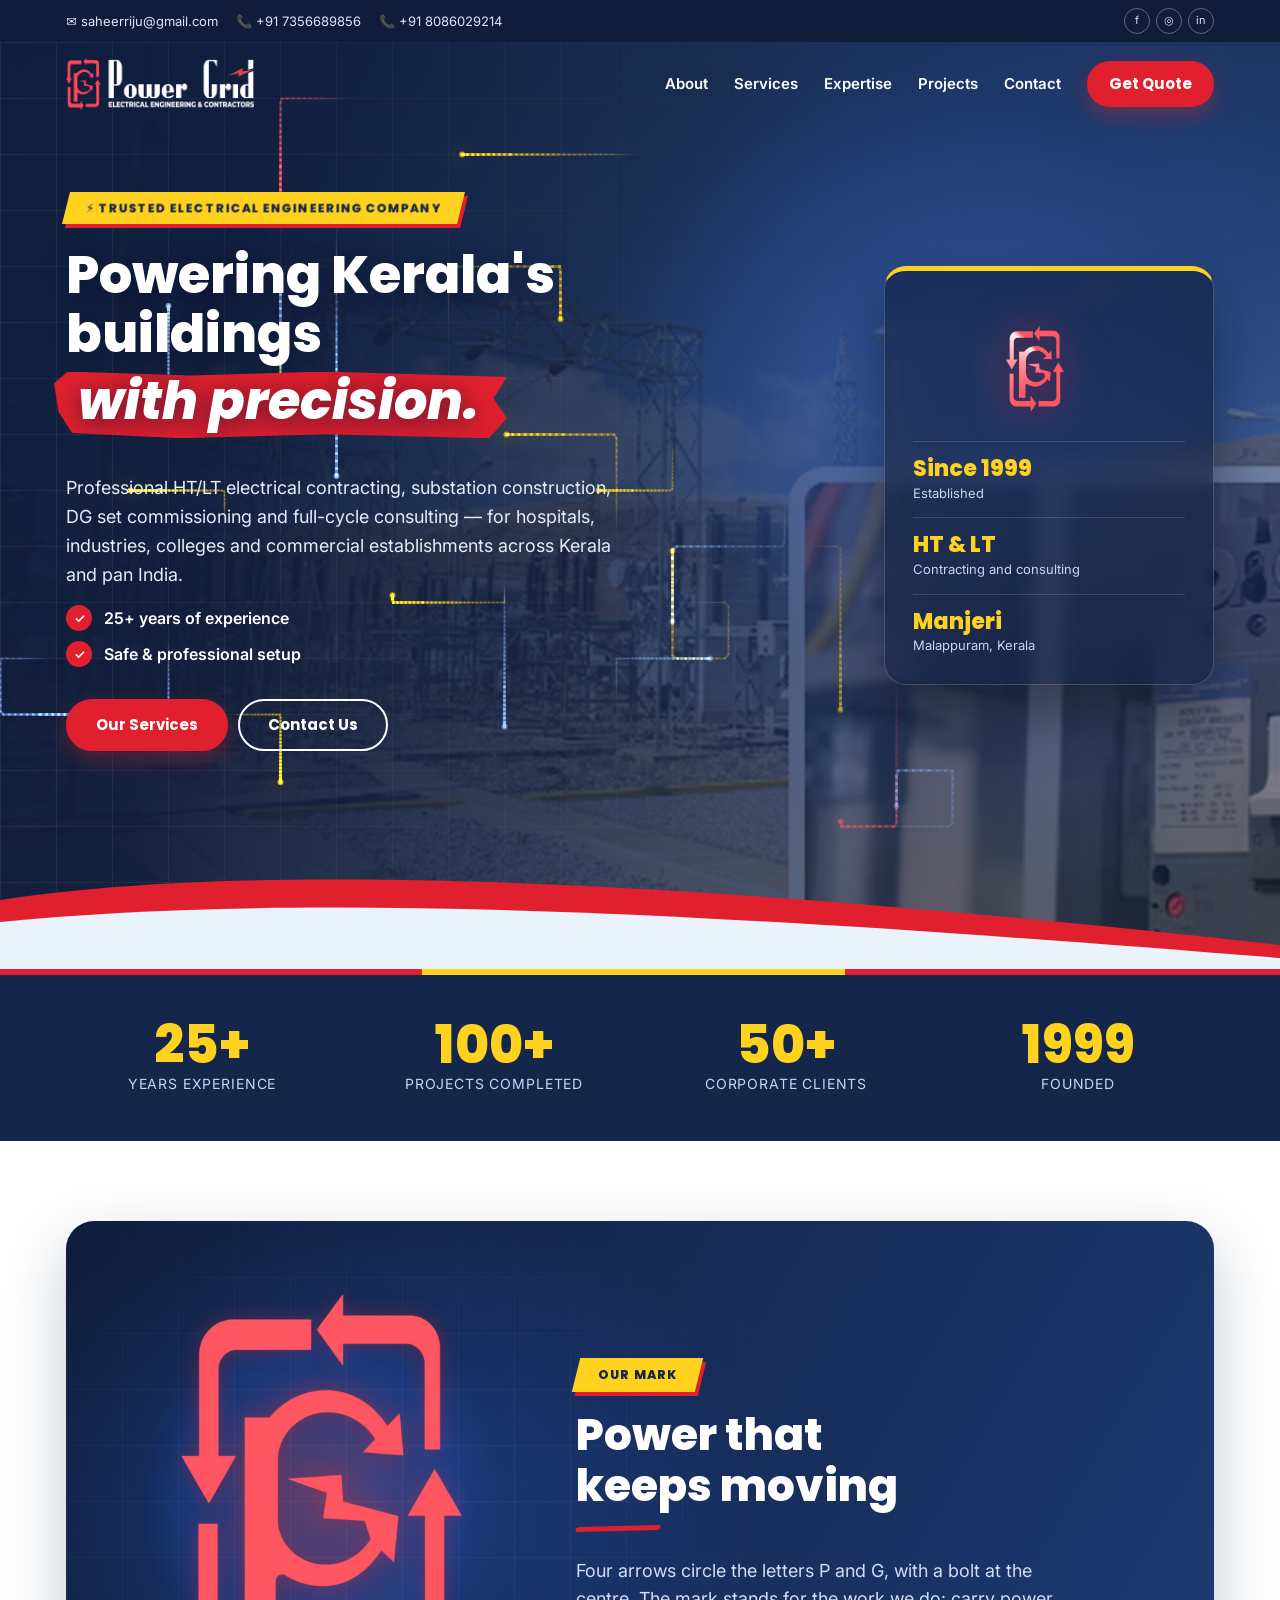
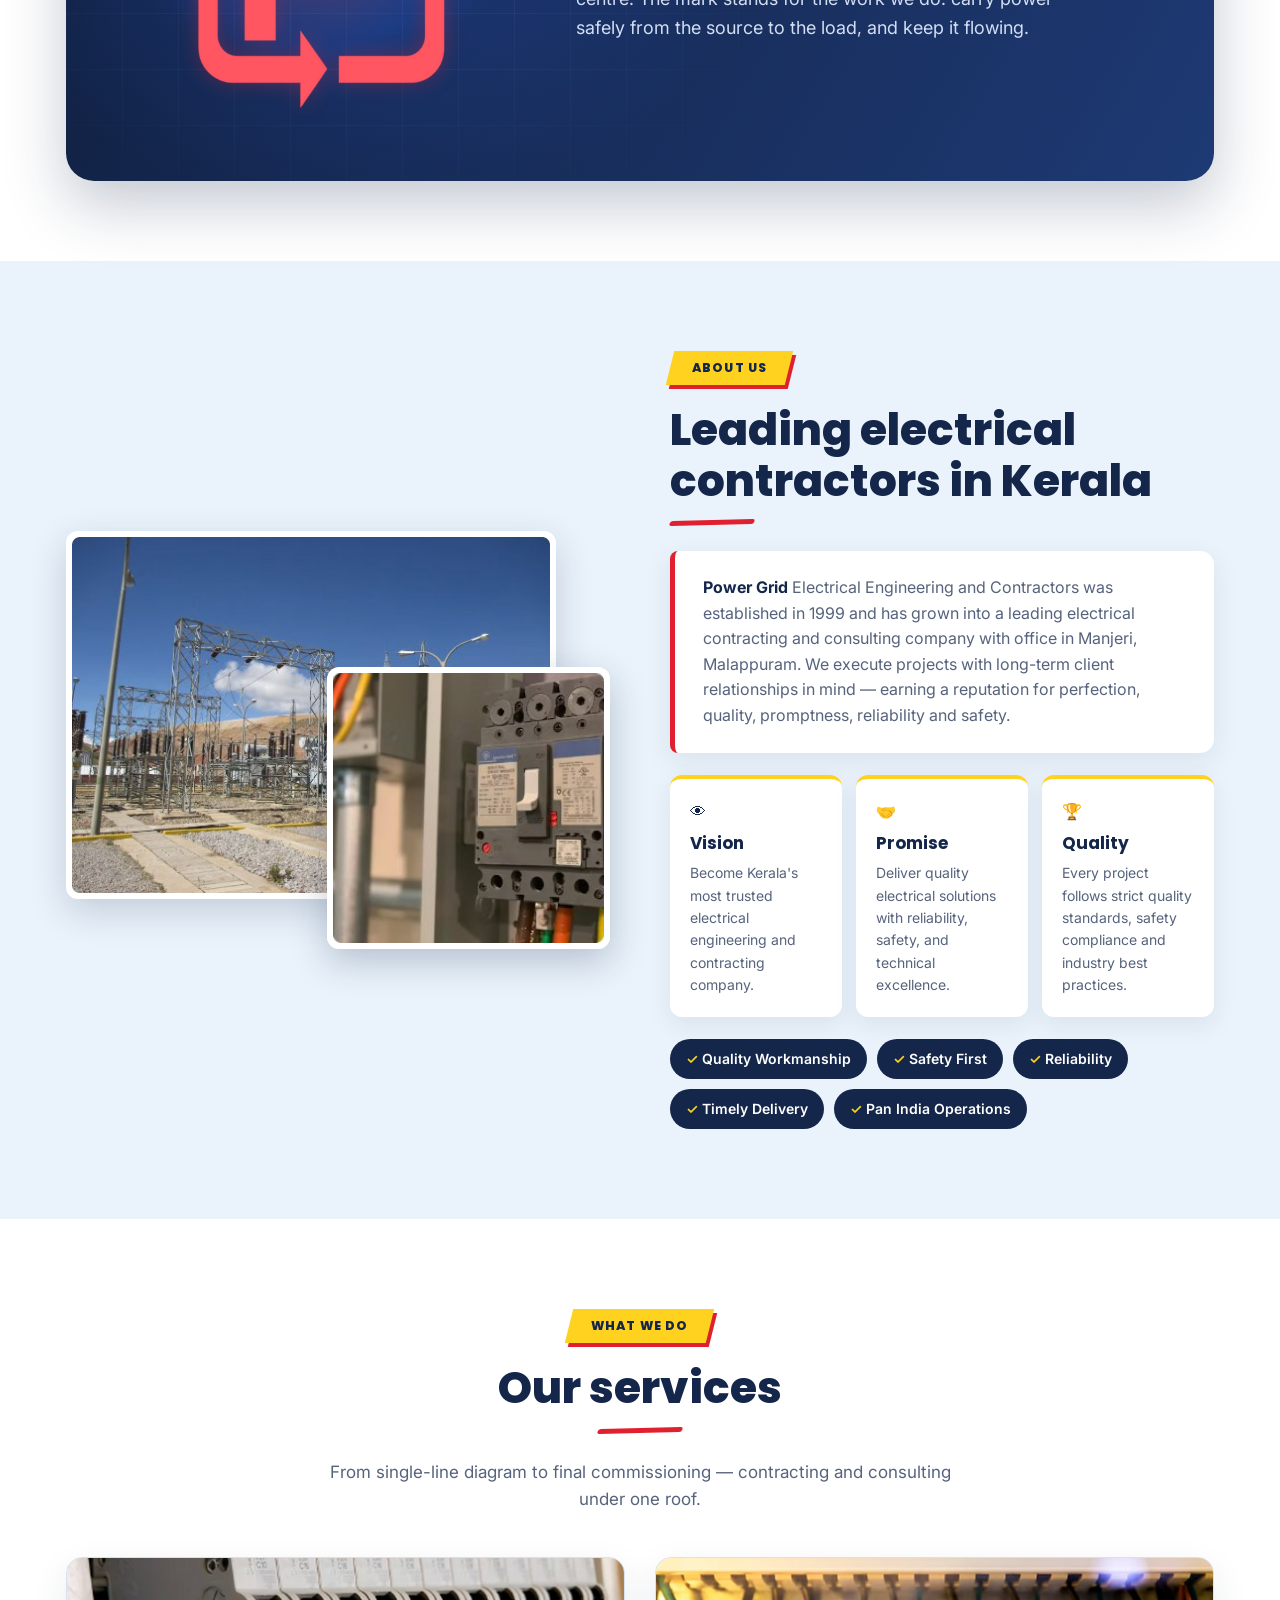
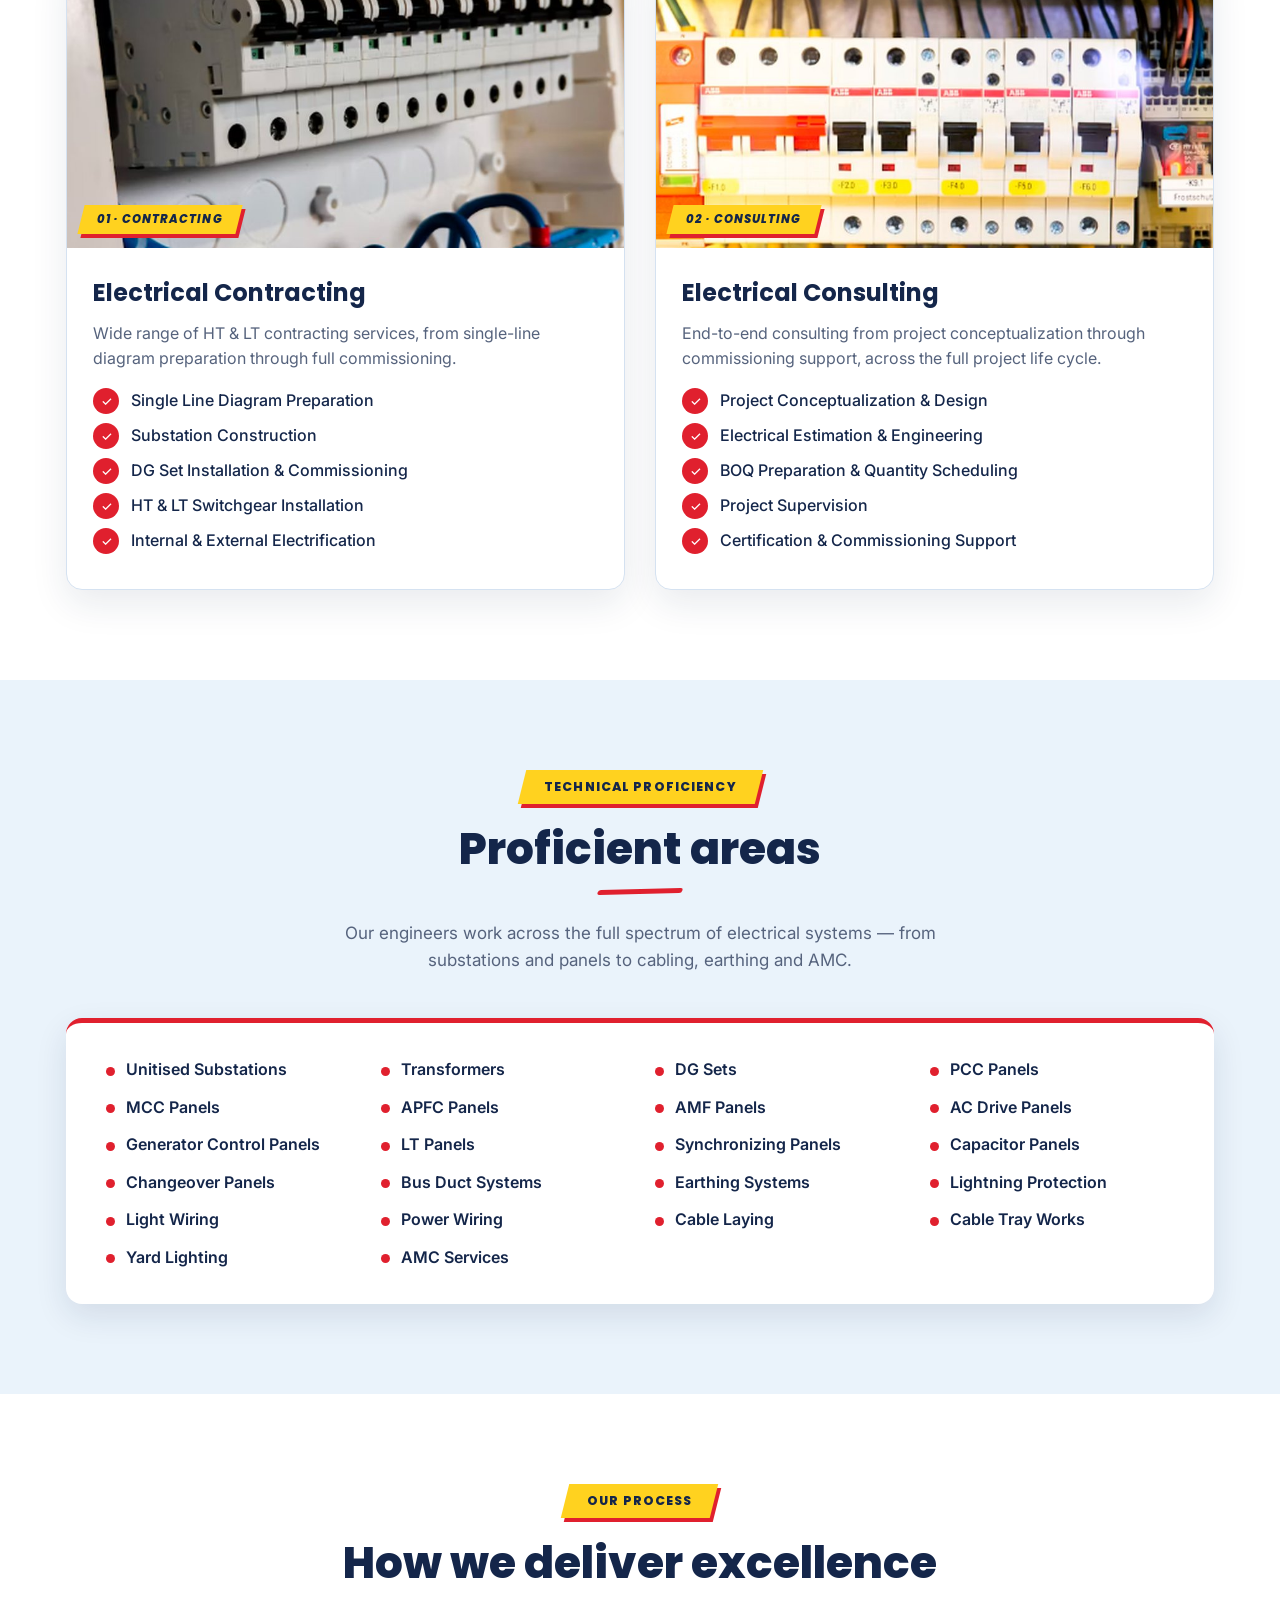
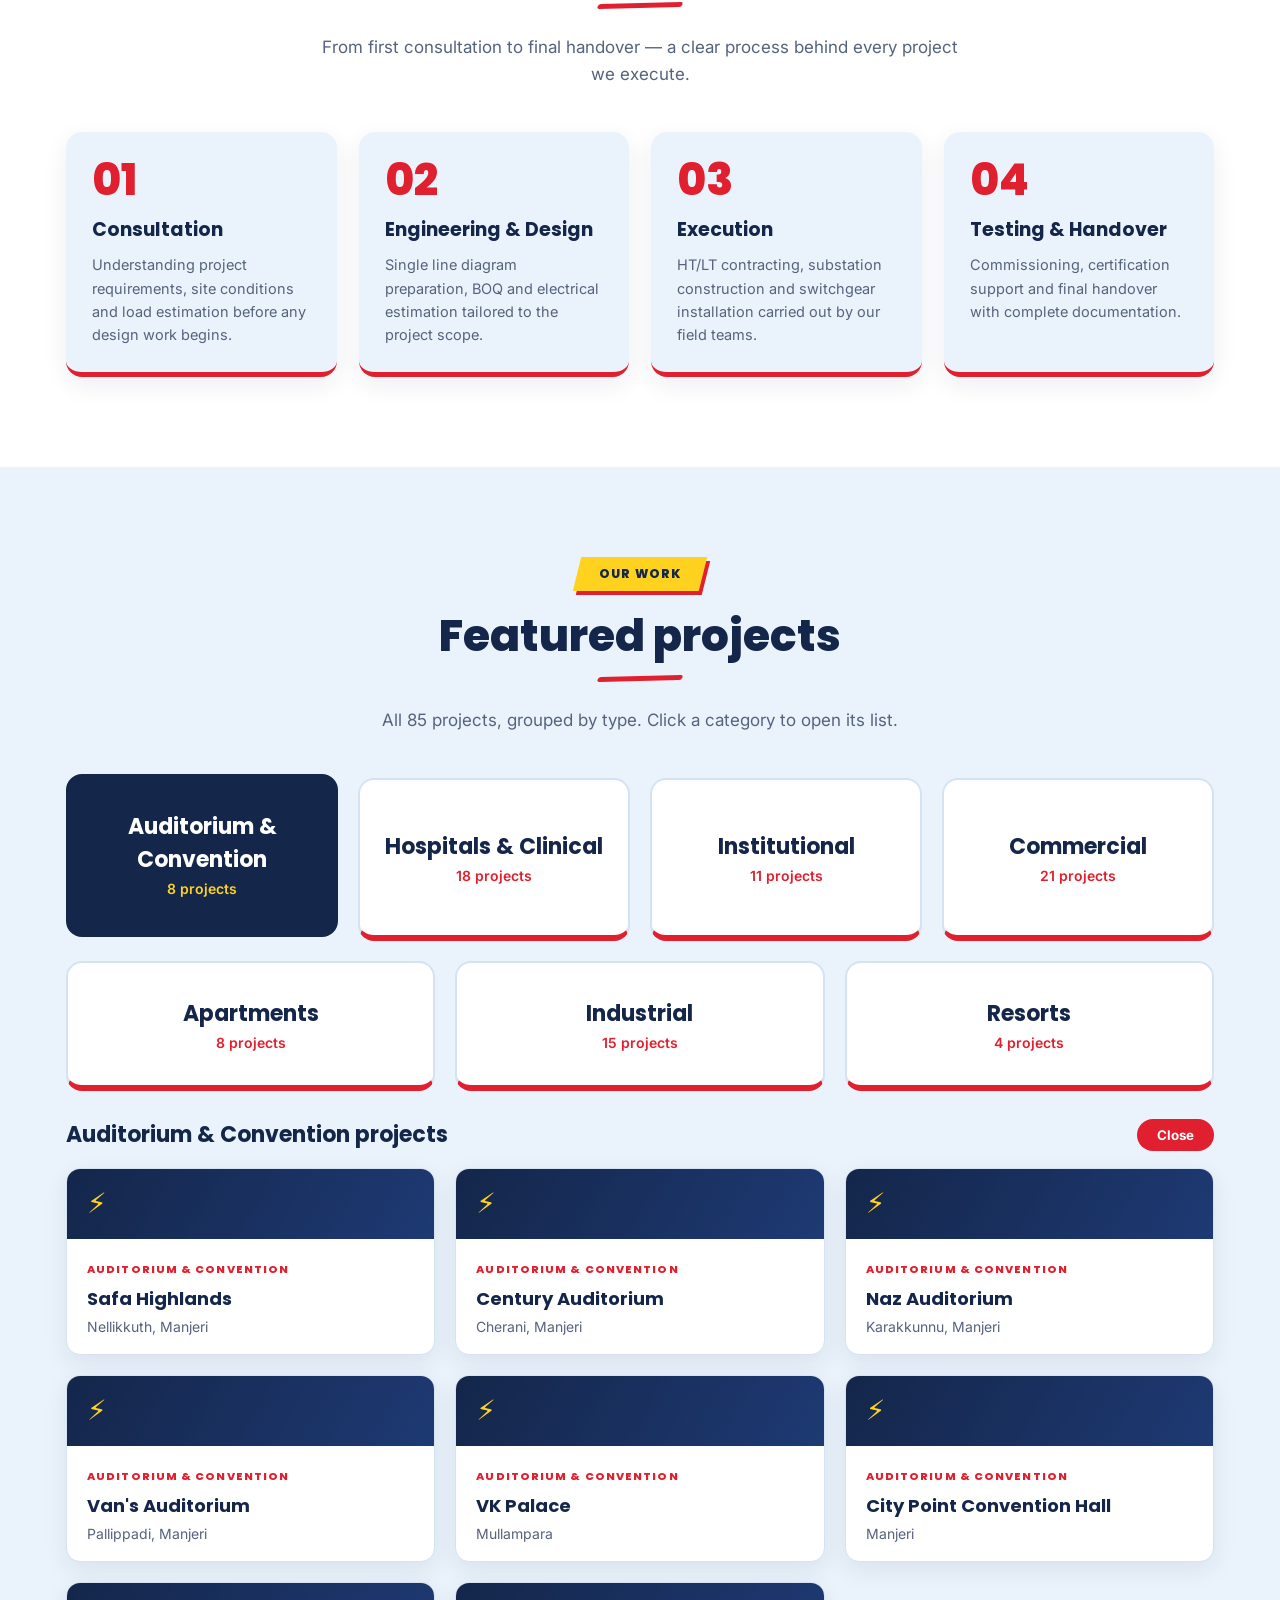
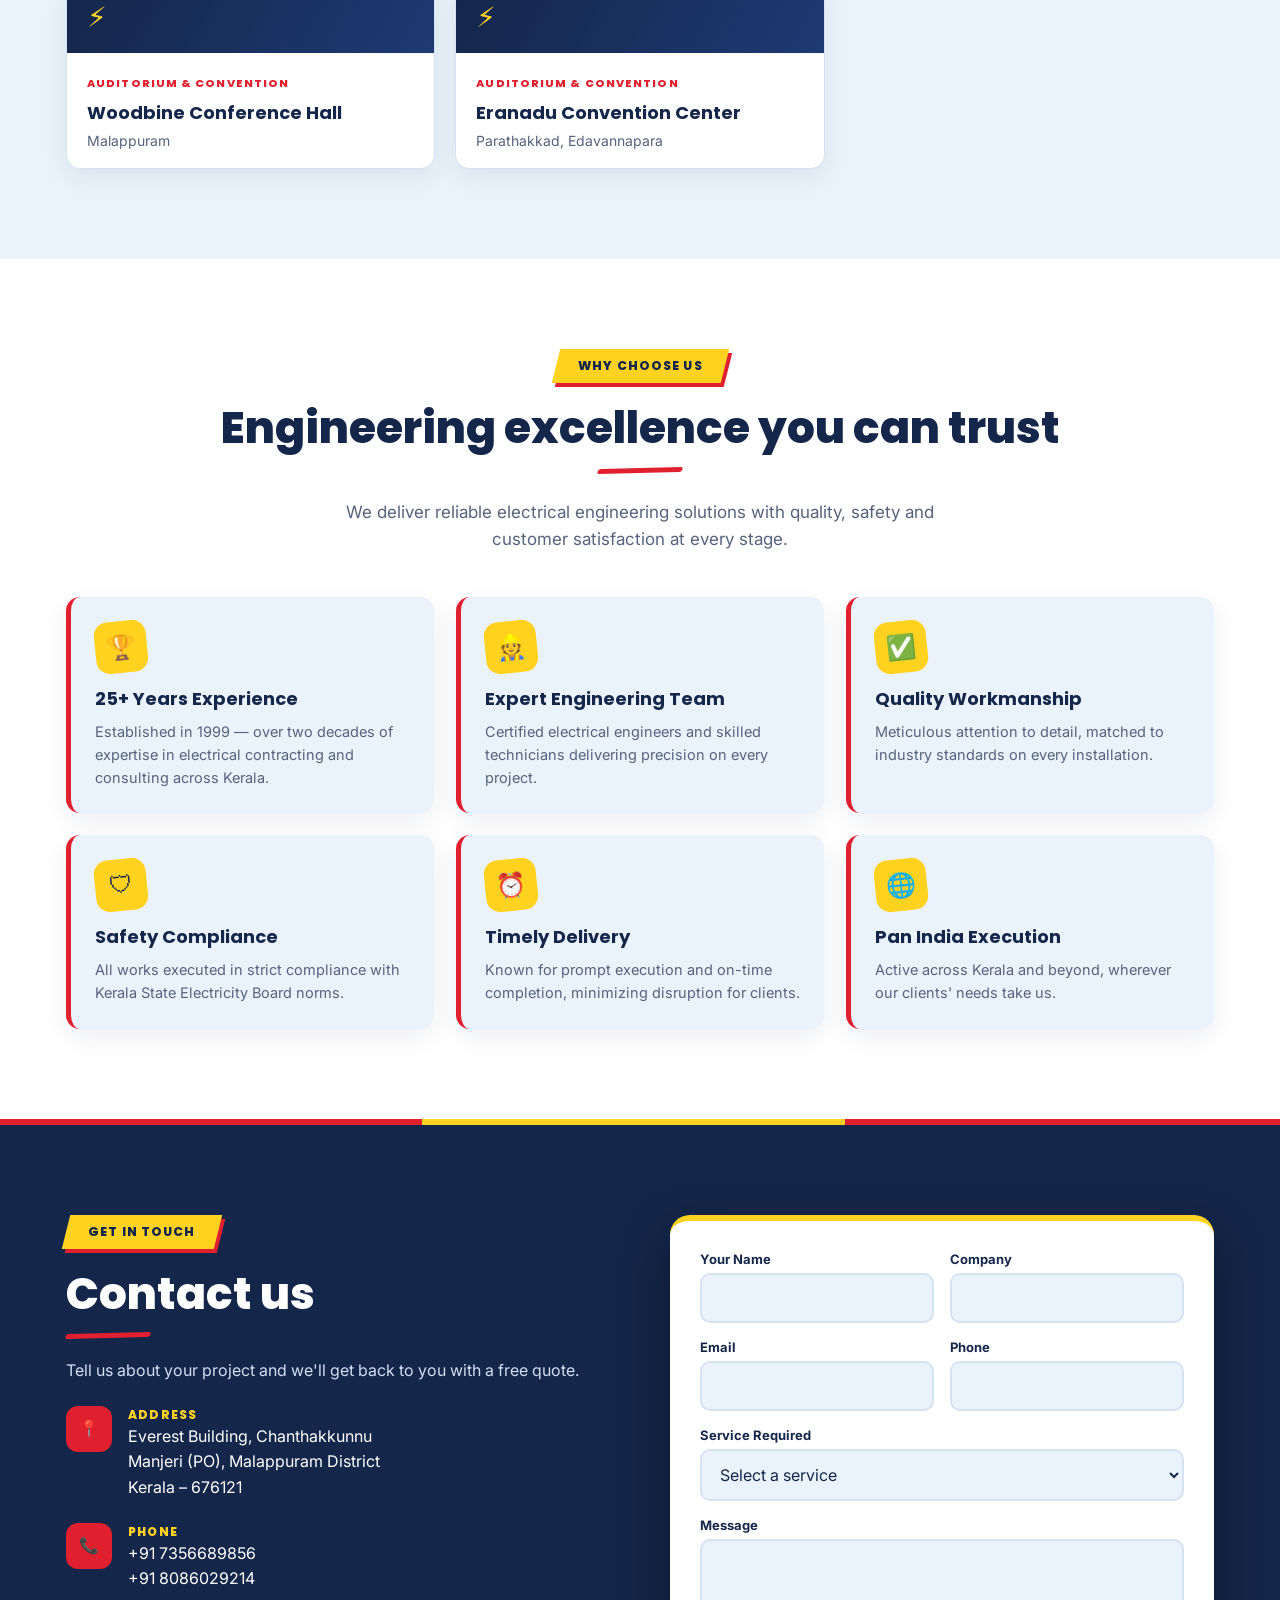
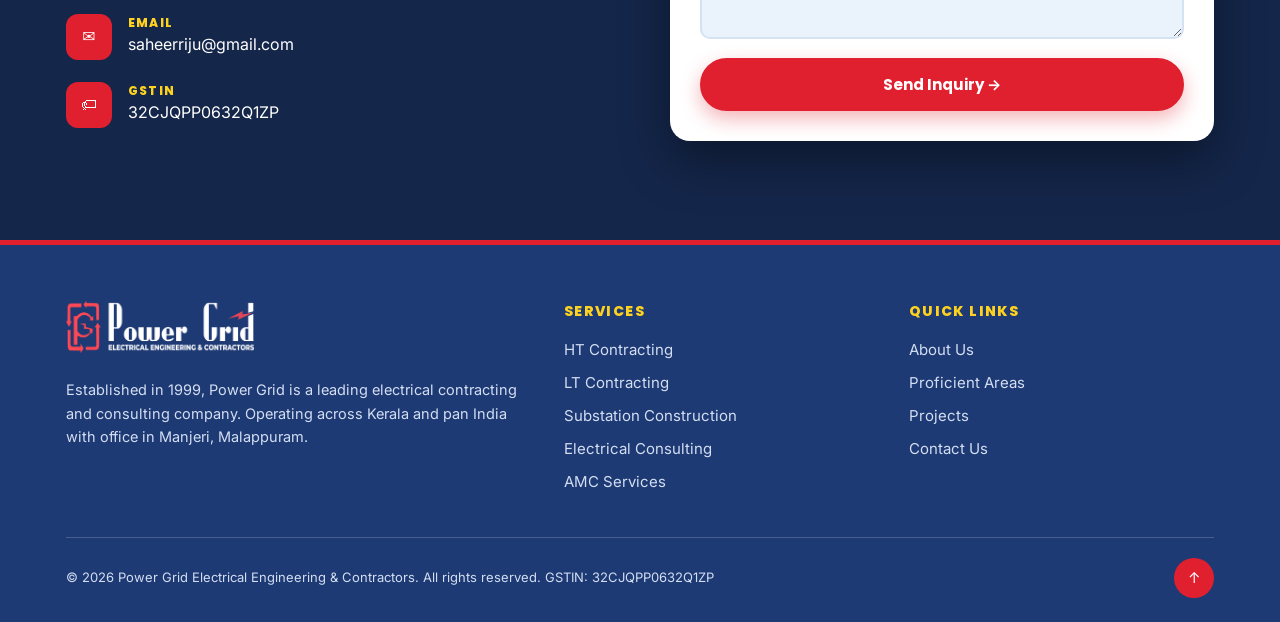
<file: index.html>
<!doctype html>
<html lang="en">
<head>
<meta charset="utf-8">
<meta name="viewport" content="width=device-width, initial-scale=1, viewport-fit=cover">
<title>Power Grid Electrical Engineering and Contractors, Manjeri</title>
<meta name="description" content="Power Grid Electrical Engineering and Contractors, Manjeri, Malappuram. HT and LT electrical contracting, substation construction, DG set commissioning and electrical consulting across Kerala since 1999.">
<link rel="icon" type="image/png" href="images/icon.png">
<link rel="stylesheet" href="https://fonts.googleapis.com/css2?family=Inter:wght@400;500;600&family=Poppins:wght@600;700;800&display=swap">
<style>
  /* Layout: one long marketing page. Navy bands and a sky-blue ground, signal red for emphasis, a yellow skewed tag as the section marker. Poppins for display, Inter for text.
     The look is a deliberate single theme (the client's brand), so there is no dark variant. Every colour is set explicitly. */
  :root {
    --navy: #14264a;
    --navy2: #1e3a74;
    --navy3: #0f1d3b;
    --red: #e0202e;
    --yel: #ffd21f;
    --sky: #eaf3fb;
    --bg: #ffffff;
    --ink: #14264a;
    --mut: #56637d;
    --card: #ffffff;
    --line: #d5e2f1;
    --on-navy: #d3def2;
    --field: #eaf3fb;
    --f-display: "Poppins", "Inter", system-ui, sans-serif;
    --f-body: "Inter", system-ui, -apple-system, "Segoe UI", Roboto, Arial, sans-serif;
  }

  * { box-sizing: border-box; }
  html { scroll-behavior: smooth; scroll-padding-top: 90px; }
  body {
    margin: 0;
    font-family: var(--f-body);
    background: var(--bg);
    color: var(--ink);
    line-height: 1.6;
  }
  body::before {
    content: "";
    position: fixed;
    inset: 0 0 auto;
    height: env(safe-area-inset-top, 0px);
    z-index: 40;
    background: var(--navy3);
  }
  [hidden] { display: none !important; }
  h1, h2, h3 { font-family: var(--f-display); }
  a { color: inherit; }
  img { max-width: 100%; }
  ul { list-style: none; padding: 0; margin: 0; }
  :focus-visible { outline: 3px solid var(--red); outline-offset: 3px; }
  .top :focus-visible, header :focus-visible, .hero :focus-visible, .stats :focus-visible, .ct :focus-visible, footer :focus-visible { outline-color: var(--yel); }

  .w {
    max-width: 1180px;
    margin: 0 auto;
    padding-left: max(16px, env(safe-area-inset-left, 0px));
    padding-right: max(16px, env(safe-area-inset-right, 0px));
  }

  /* Top bar */
  .top { background: var(--navy3); color: #dbe5f6; font-size: 13px; padding: 8px 0; }
  .top .w { display: flex; justify-content: space-between; align-items: center; gap: 6px 10px; flex-wrap: wrap; }
  .top a { text-decoration: none; margin-right: 14px; display: inline-block; }
  .soc a { display: inline-grid; place-items: center; width: 26px; height: 26px; border: 1px solid #ffffff55; border-radius: 50%; margin: 0 0 0 6px; font-size: 11px; }

  /* Header */
  header { position: sticky; top: env(safe-area-inset-top, 0px); z-index: 30; height: 84px; margin-bottom: -84px; transition: background .25s, box-shadow .25s; }
  header.s { background: var(--navy); box-shadow: 0 4px 16px #0006; }
  header .w { display: flex; align-items: center; justify-content: space-between; height: 84px; gap: 14px; }
  .brand { display: inline-block; line-height: 0; }
  .brand img { height: 52px; width: auto; display: block; }
  nav { display: flex; align-items: center; gap: 26px; font-weight: 600; font-size: 15px; color: #fff; }
  nav a { text-decoration: none; }
  nav a:hover { color: var(--yel); }
  .btn {
    display: inline-block; padding: 13px 30px; border-radius: 99px; font-weight: 700; font-family: var(--f-display); font-size: 15px;
    text-decoration: none; background: var(--red); color: #fff; box-shadow: 0 8px 20px #e0202e55; border: 2px solid var(--red); cursor: pointer; text-align: center;
  }
  .btn.o { background: transparent; border-color: #fff; box-shadow: none; }
  nav .btn { padding: 9px 20px; }
  nav a.btn:hover { color: #fff; }

  /* Hero */
  .hero {
    position: relative; color: #fff; overflow: hidden;
    background:
      radial-gradient(ellipse 55% 75% at 82% 42%, #2d62e04d, transparent 70%),
      linear-gradient(100deg, #0f1d3bf7 18%, #14264ac4 58%, #14264a85),
      url(images/hero.jpg) center 72%/cover var(--navy);
    padding: 150px 0 210px;
  }
  /* faint drawing-sheet grid, fading out to the right */
  .hero::before {
    content: ""; position: absolute; inset: 0; pointer-events: none;
    background-image: linear-gradient(#ffffff10 1px, transparent 1px), linear-gradient(90deg, #ffffff10 1px, transparent 1px);
    background-size: 56px 56px;
    -webkit-mask-image: linear-gradient(90deg, #000 0%, transparent 72%);
    mask-image: linear-gradient(90deg, #000 0%, transparent 72%);
  }
  .tag {
    display: inline-block; background: var(--yel); color: var(--navy); font: 800 12.5px var(--f-display); letter-spacing: .09em; text-transform: uppercase;
    padding: 8px 22px; transform: skewX(-14deg); box-shadow: 4px 4px 0 var(--red);
  }
  .tag b { display: inline-block; transform: skewX(14deg); font-weight: 800; }
  .hero .tag { font-size: 12px; padding: 7px 20px; }
  .hero h1 { font-size: clamp(36px, 4.1vw, 64px); line-height: 1.12; margin: 22px 0 0; font-weight: 800; text-shadow: 0 4px 24px #0b1530aa; }
  .brush {
    display: inline-block; background: var(--red); padding: 0 28px 8px 24px; margin: 8px 0 0 -12px; font-style: italic;
    clip-path: polygon(0 18%, 3% 0, 30% 6%, 60% 0, 100% 8%, 97% 40%, 100% 70%, 96% 100%, 60% 94%, 28% 100%, 4% 92%, 1% 60%);
  }
  .hero p { max-width: 560px; font-size: 18px; margin: 24px 0 16px; color: #e6edf9; }
  .chk { display: flex; align-items: center; gap: 12px; font-weight: 600; margin: 10px 0; }
  .hero .chk { font-size: 16px; }
  .chk::before, li.c::before {
    content: "\2713"; flex: none; width: 26px; height: 26px; border-radius: 50%; background: var(--red); color: #fff; display: grid; place-items: center; font-size: 13px;
  }
  .hero .btn { margin: 22px 10px 0 0; padding: 12px 28px; font-size: 15px; }
  .hg { position: relative; z-index: 1; display: grid; grid-template-columns: minmax(0, 1.25fr) minmax(0, .75fr); gap: 48px; align-items: center; }
  .hero-copy { min-width: 0; }
  .hero-copy > * { animation: rise .7s cubic-bezier(.2, .7, .2, 1) both; }
  .hero-copy > :nth-child(2) { animation-delay: .08s; }
  .hero-copy > :nth-child(3) { animation-delay: .16s; }
  .hero-copy > :nth-child(4), .hero-copy > :nth-child(5) { animation-delay: .24s; }
  .hero-copy > :nth-child(6) { animation-delay: .32s; }
  @keyframes rise { from { translate: 0 16px; } to { translate: 0 0; } }
  @keyframes float { 0%, 100% { translate: 0 0; } 50% { translate: 0 -10px; } }
  .hero-card {
    justify-self: end; width: 100%; max-width: 330px; padding: 30px 28px 14px; border-radius: 22px; border: 1px solid #ffffff30; border-top: 5px solid var(--yel);
    background: #0f1d3b99; -webkit-backdrop-filter: blur(10px); backdrop-filter: blur(10px); box-shadow: 0 28px 60px #00000066;
    animation: float 7s ease-in-out infinite;
  }
  .hero-card .mark { display: grid; place-items: center; padding: 6px 0 22px; }
  .hero-card .mark img { width: 112px; height: 112px; filter: drop-shadow(0 0 22px #e0202e99); }
  .hero-card ul { display: grid; }
  .hero-card li { padding: 14px 0; border-top: 1px solid #ffffff24; display: flex; flex-direction: column; }
  .hero-card b { font: 800 22px/1.2 var(--f-display); color: var(--yel); }
  .hero-card span { font-size: 13px; color: #c9d6ee; }
  /* Electrical motion: current pulses on the grid (canvas), flickering bolt, sheen on the brush text, ring and glow on the mark, faint lightning flash */
  #spark { position: absolute; inset: 0; width: 100%; height: 100%; pointer-events: none; }
  .zap { display: inline-block; animation: flicker 3.4s steps(1, end) infinite; }
  @keyframes flicker { 0%, 100% { opacity: 1; } 8% { opacity: .3; } 10% { opacity: 1; } 12% { opacity: .5; } 14% { opacity: 1; } 62% { opacity: .35; } 64% { opacity: 1; } }
  .brush { position: relative; overflow: hidden; }
  .brush::after { content: ""; position: absolute; inset: 0; pointer-events: none; background: linear-gradient(100deg, transparent 35%, #ffffff5c 50%, transparent 65%); translate: -130% 0; animation: sweep 5.5s ease-in-out 1.4s infinite; }
  @keyframes sweep { 0% { translate: -130% 0; } 30%, 100% { translate: 130% 0; } }
  .hero::after { content: ""; position: absolute; inset: 0; pointer-events: none; background: radial-gradient(ellipse 45% 60% at 78% 30%, #bcd4ff, transparent 70%); opacity: 0; animation: flash 11s linear 3s infinite; }
  @keyframes flash { 0%, 90%, 100% { opacity: 0; } 91% { opacity: .16; } 92% { opacity: .03; } 93% { opacity: .2; } 96% { opacity: 0; } }
  .hero-card .mark { position: relative; }
  /* The mark's one animation: a highlight circles it, lighting each arrow in turn. The mask is the logo itself, so the highlight only shows on the red shapes. */
  .hero-card .mark .flow {
    --logo-mask: url("[data-uri]");
    position: absolute; left: 50%; top: 62px; width: 112px; height: 112px; margin: -56px 0 0 -56px; pointer-events: none; overflow: hidden;
    -webkit-mask: var(--logo-mask) center / contain no-repeat; mask: var(--logo-mask) center / contain no-repeat;
  }
  .hero-card .mark .flow::before {
    content: ""; position: absolute; inset: -60%;
    background: conic-gradient(from 0deg, transparent 0 60%, #ffffff66 76%, #ffffffe6 86%, transparent 88%, transparent 100%);
    animation: orbit 3.6s linear infinite;
  }
  @keyframes orbit { to { rotate: 360deg; } }
  .sw { position: absolute; left: 0; bottom: -1px; width: 100%; height: 110px; display: block; }
  .bar { height: 6px; background: linear-gradient(90deg, var(--red) 33%, var(--yel) 33% 66%, var(--red) 66%); }

  /* Stats */
  .stats { background: var(--navy); color: #fff; padding: 44px 0; }
  .stats .w { display: grid; grid-template-columns: repeat(4, 1fr); gap: 20px; text-align: center; }
  .stats big { display: block; font: 800 52px/1 var(--f-display); color: var(--yel); }
  .stats span { font-size: 14px; color: #c9d6ee; letter-spacing: .06em; text-transform: uppercase; }

  /* Sections */
  section { padding: 90px 0; }
  .sk { background: var(--sky); }
  .cn { text-align: center; }
  .cn .sub { margin-left: auto; margin-right: auto; }
  h2 { font-size: clamp(28px, 4.4vw, 44px); line-height: 1.15; margin: 20px 0 26px; font-weight: 800; position: relative; text-wrap: balance; }
  h2::after { content: ""; display: block; width: 84px; height: 5px; background: var(--red); border-radius: 3px; margin-top: 14px; transform: skewX(-20deg) rotate(-1.5deg); }
  .cn h2::after { margin-left: auto; margin-right: auto; }
  .sub { color: var(--mut); max-width: 640px; margin-top: -8px; font-size: 17px; }
  .cn h2 + .sub { margin-top: 0; margin-bottom: 0; }

  /* About */
  .about { display: grid; grid-template-columns: 1fr 1fr; gap: 60px; align-items: center; }
  .about > div { min-width: 0; }
  .pics { position: relative; padding-bottom: 50px; }
  .pics .a { width: 90%; border-radius: 12px; border: 6px solid #fff; box-shadow: 0 12px 36px #14264a30; display: block; height: auto; }
  .pics .b { position: absolute; right: 0; bottom: 0; width: 52%; height: auto; border-radius: 12px; border: 6px solid #fff; box-shadow: 0 12px 36px #14264a40; }
  .q { background: var(--card); border-left: 5px solid var(--red); border-radius: 8px 14px 14px 8px; padding: 24px 28px; box-shadow: 0 8px 28px #14264a14; color: var(--mut); margin-bottom: 22px; }
  .q b { color: var(--ink); }
  .g3 { display: grid; grid-template-columns: repeat(3, 1fr); gap: 14px; }
  .vc { background: var(--card); border-top: 4px solid var(--yel); border-radius: 12px; padding: 20px; box-shadow: 0 8px 24px #14264a14; min-width: 0; }
  .vc h4 { margin: 6px 0; font: 700 17px var(--f-display); }
  .vc p { margin: 0; font-size: 14px; color: var(--mut); }
  .pills { display: flex; flex-wrap: wrap; gap: 10px; margin-top: 22px; }
  .pills span { background: var(--navy); color: #fff; padding: 9px 16px; border-radius: 99px; font-weight: 600; font-size: 14px; }
  .pills span::before { content: "\2713\00a0"; color: var(--yel); }

  /* Services */
  .g2 { display: grid; grid-template-columns: 1fr 1fr; gap: 30px; margin-top: 44px; text-align: left; }
  .sv { background: var(--card); border: 1px solid var(--line); border-radius: 16px; overflow: hidden; box-shadow: 0 14px 36px #14264a18; min-width: 0; }
  .sv .im { position: relative; height: 290px; background-size: cover; background-position: center; }
  .sv .im .tag { position: absolute; left: 14px; bottom: 14px; font-style: italic; padding: 6px 16px; font-size: 11.5px; }
  .sv .bd { padding: 26px; }
  .sv h3 { margin: 0 0 8px; font-size: 24px; font-weight: 700; }
  .sv p { color: var(--mut); margin: 0 0 16px; }
  li.c { display: flex; gap: 12px; align-items: center; margin: 9px 0; font-weight: 500; }

  /* Proficient areas */
  .prof {
    background: var(--card); border-radius: 16px; border-top: 5px solid var(--red); padding: 34px 40px; box-shadow: 0 12px 32px #14264a1c; margin-top: 44px; text-align: left;
    display: grid; grid-template-columns: repeat(auto-fill, minmax(230px, 1fr)); gap: 12px 30px;
  }
  .prof li { padding-left: 20px; position: relative; font-weight: 600; }
  .prof li::before { content: ""; position: absolute; left: 0; top: .6em; width: 9px; height: 9px; border-radius: 50%; background: var(--red); }

  /* Process */
  .g4 { display: grid; grid-template-columns: repeat(4, 1fr); gap: 22px; margin-top: 44px; text-align: left; }
  .st { background: var(--sky); border-bottom: 5px solid var(--red); border-radius: 16px; padding: 26px; box-shadow: 0 8px 24px #14264a14; min-width: 0; }
  .st big { font: 800 44px/1 var(--f-display); color: var(--red); }
  .st h3 { margin: 12px 0 8px; font-size: 19px; }
  .st p { margin: 0; font-size: 14.5px; color: var(--mut); }

  /* Projects */
  .boxes { display: grid; grid-template-columns: repeat(3, 1fr); gap: 20px; margin-top: 44px; }
  .box {
    all: unset; box-sizing: border-box; cursor: pointer; background: var(--card); border: 2px solid var(--line); border-bottom: 6px solid var(--red); border-radius: 16px;
    padding: 34px 18px; text-align: center; font: 700 22px var(--f-display); transition: .2s; color: var(--ink);
  }
  .box small { display: block; color: var(--red); font: 600 14px var(--f-body); margin-top: 4px; }
  .box:hover, .box[aria-expanded="true"] { background: var(--navy); color: #fff; border-color: var(--navy); transform: translateY(-4px); }
  .box:hover small, .box[aria-expanded="true"] small { color: var(--yel); }
  .box:focus-visible { outline: 3px solid var(--red); outline-offset: 3px; }
  #pn { display: none; margin-top: 26px; text-align: left; }
  #pn.on { display: block; }
  #pn h3 { display: flex; justify-content: space-between; align-items: center; gap: 12px; margin: 0 0 16px; font-size: 22px; }
  #pn h3 button { background: var(--red); color: #fff; border: 0; border-radius: 99px; padding: 8px 20px; font-weight: 700; font-family: var(--f-body); cursor: pointer; }
  .pg { display: grid; grid-template-columns: repeat(3, 1fr); gap: 20px; }
  .pc { background: var(--card); border-radius: 14px; overflow: hidden; border: 1px solid var(--line); box-shadow: 0 8px 24px #14264a14; min-width: 0; }
  .pc i { display: block; height: 70px; background: linear-gradient(120deg, var(--navy), var(--navy2)); font-style: normal; color: var(--yel); font-size: 28px; padding: 18px 20px; line-height: 1.2; }
  .pc div { padding: 16px 20px; }
  .pc small { color: var(--red); font: 800 11px var(--f-display); letter-spacing: .1em; }
  .pc h4 { margin: 4px 0; font: 700 18px var(--f-display); }
  .pc p { margin: 0; color: var(--mut); font-size: 14px; }

  /* Why choose us */
  .wy { display: grid; grid-template-columns: repeat(3, 1fr); gap: 22px; margin-top: 44px; text-align: left; }
  .wc { background: var(--sky); border-left: 5px solid var(--red); border-radius: 14px; padding: 24px; box-shadow: 0 8px 24px #14264a14; min-width: 0; }
  .wc i { display: grid; place-items: center; width: 52px; height: 52px; border-radius: 14px; background: var(--yel); font-size: 24px; font-style: normal; margin-bottom: 12px; transform: rotate(-6deg); }
  .wc h3 { margin: 0 0 6px; font-size: 18px; }
  .wc p { margin: 0; color: var(--mut); font-size: 14.5px; }

  /* Contact */
  .ct { background: var(--navy); color: #fff; padding: 90px 0; }
  .ct h2 { color: #fff; }
  .ct .gx { display: grid; grid-template-columns: 1fr 1fr; gap: 60px; align-items: start; }
  .ct .gx > div, .ct .gx > form { min-width: 0; }
  .ct .lead { color: var(--on-navy); margin: -6px 0 0; }
  .ci { display: flex; gap: 16px; margin: 22px 0; align-items: flex-start; }
  .ci i { flex: none; width: 46px; height: 46px; border-radius: 12px; background: var(--red); display: grid; place-items: center; font-style: normal; }
  .ci small { display: block; color: var(--yel); font: 800 12px var(--f-display); letter-spacing: .1em; }
  .ci a { text-decoration: none; }
  .ci div { min-width: 0; overflow-wrap: anywhere; }
  form { background: #fff; color: var(--ink); border-top: 6px solid var(--yel); border-radius: 20px; padding: 30px; display: grid; grid-template-columns: 1fr 1fr; gap: 16px; box-shadow: 0 20px 50px #0006; }
  form label { font: 700 13px var(--f-body); display: block; }
  form .f { grid-column: 1 / -1; }
  input, select, textarea { width: 100%; margin-top: 6px; padding: 13px 14px; border: 2px solid var(--line); background: var(--field); border-radius: 10px; font: 400 16px var(--f-body); color: var(--ink); }
  textarea { height: 100px; resize: vertical; }
  form :focus-visible { outline: 3px solid var(--red); }
  form .btn { grid-column: 1 / -1; width: 100%; }
  .done { grid-column: 1 / -1; background: var(--sky); border: 2px solid var(--line); border-left: 5px solid var(--red); border-radius: 12px; padding: 18px 20px; display: grid; gap: 12px; }
  .done h3 { margin: 0; font-size: 18px; }
  .done p { margin: 0; font-size: 14.5px; color: var(--mut); }
  .done textarea { height: 150px; margin-top: 0; background: #fff; }
  .done .row { display: flex; flex-wrap: wrap; gap: 10px; }
  .done .btn { grid-column: auto; width: auto; padding: 10px 22px; font-size: 14px; box-shadow: none; }
  .done .btn.alt { background: transparent; color: var(--navy); border-color: var(--navy); }

  /* Footer */
  footer { background: var(--navy2); color: var(--on-navy); border-top: 5px solid var(--red); padding: 56px 0 24px; }
  .fg { display: grid; grid-template-columns: 1.5fr 1fr 1fr; gap: 40px; }
  .fg > div { min-width: 0; }
  footer h5 { color: var(--yel); font: 800 14px var(--f-display); letter-spacing: .1em; text-transform: uppercase; margin: 0 0 16px; }
  footer a { display: block; text-decoration: none; margin: 9px 0; font-size: 15px; }
  footer a:hover { color: var(--yel); }
  footer p { font-size: 14.5px; }
  footer .brand { margin: 0; display: inline-block; }
  .cp { border-top: 1px solid #ffffff30; margin-top: 34px; padding-top: 20px; font-size: 13px; display: flex; justify-content: space-between; align-items: center; gap: 16px; }
  .up { width: 40px; height: 40px; border-radius: 50%; background: var(--red); color: #fff; display: grid; place-items: center; margin: 0 !important; flex: none; }

  /* More motion: hero spotlight and tilt, scroll reveals, hover lifts, button sheen */
  .spot { position: absolute; inset: 0; pointer-events: none; background: radial-gradient(420px circle at var(--mx, 72%) var(--my, 36%), #5d8dff38, transparent 70%); }
  .hero-card { transition: transform .25s ease-out; }
  .rv.rv { opacity: .25; translate: 0 34px; transition: opacity .9s ease, translate .9s cubic-bezier(.2, .7, .2, 1); }
  .rv.rv.in { opacity: 1; translate: 0 0; }
  h2.rv::after { scale: 0 1; transition: scale .8s cubic-bezier(.2, .7, .2, 1) .35s; }
  h2.rv.in::after { scale: 1 1; }
  .sv, .vc, .st, .wc, .pc { transition: transform .35s cubic-bezier(.2, .7, .2, 1), box-shadow .35s; }
  .sv:hover, .vc:hover, .st:hover, .wc:hover, .pc:hover { transform: translateY(-6px); box-shadow: 0 20px 46px #14264a30; }
  .sv .im { overflow: hidden; }
  .sv .ph { position: absolute; inset: 0; background-size: cover; background-position: center; transition: transform .9s cubic-bezier(.2, .7, .2, 1); }
  .sv:hover .ph { transform: scale(1.08); }
  .btn { position: relative; overflow: hidden; transition: transform .25s, box-shadow .25s; }
  .btn::after { content: ""; position: absolute; inset: 0; pointer-events: none; background: linear-gradient(105deg, transparent 35%, #ffffff59 50%, transparent 65%); translate: -120% 0; transition: translate .7s; }
  .btn:hover { transform: translateY(-2px); }
  .btn:hover::after { translate: 120% 0; }
  .pics .b { animation: float 7s ease-in-out infinite; }

  /* Projects: seven categories laid out four over three so every row is full */
  .boxes { grid-template-columns: repeat(12, 1fr); }
  .box { grid-column: span 3; display: flex; flex-direction: column; justify-content: center; align-items: center; }
  .box:nth-child(n+5) { grid-column: span 4; }
  .pc .og { margin-left: 8px; padding: 2px 9px; border-radius: 99px; background: var(--yel); color: var(--navy); letter-spacing: .04em; font-size: 10.5px; }
  .pc p.dt { margin-top: 10px; padding-top: 10px; border-top: 1px dashed var(--line); font-size: 13.5px; line-height: 1.5; }

  /* The mark's own space. The five layers are the four arrow brackets and the P/G with its bolt. The arrows push in turn
     (left down, bottom right, right up, top left), then the centre flashes. Ripples and a glow sit behind. */
  .mk { padding: 80px 0; }
  .stage {
    position: relative; overflow: hidden; border-radius: 28px; color: #fff; box-shadow: 0 24px 60px #14264a40;
    display: grid; grid-template-columns: minmax(0, .8fr) minmax(0, 1.2fr); gap: clamp(24px, 5vw, 64px); align-items: center; padding: clamp(32px, 5vw, 64px) clamp(20px, 5vw, 72px);
    background: radial-gradient(ellipse 50% 80% at 26% 50%, #2d62e04d, transparent 70%), linear-gradient(120deg, var(--navy3), var(--navy2));
  }
  .stage::before {
    content: ""; position: absolute; inset: 0; pointer-events: none;
    background-image: linear-gradient(#ffffff10 1px, transparent 1px), linear-gradient(90deg, #ffffff10 1px, transparent 1px); background-size: 56px 56px;
    -webkit-mask-image: radial-gradient(ellipse 60% 90% at 26% 50%, #000, transparent 78%); mask-image: radial-gradient(ellipse 60% 90% at 26% 50%, #000, transparent 78%);
  }
  .stage > * { position: relative; }
  .mk-copy { min-width: 0; }
  .mk-copy h2 { color: #fff; margin-top: 18px; }
  .mk-copy p { color: var(--on-navy); font-size: 18px; max-width: 46ch; margin: 0; }
  .sym { width: min(100%, 300px); aspect-ratio: 444 / 640; margin: 0 auto; }
  .sym > * { position: absolute; }
  .sym img { inset: 0; width: 100%; height: 100%; filter: brightness(1) drop-shadow(0 0 10px #e0202e55); }
  .sym .glow { inset: -12% -30%; background: radial-gradient(closest-side, #ff56624d, #2d62e033 55%, transparent 75%); animation: breathe 4s ease-in-out infinite; }
  @keyframes breathe { 0%, 100% { opacity: .55; scale: .94; } 50% { opacity: 1; scale: 1.06; } }
  .sym .ring { left: 50%; top: 50%; width: 150%; aspect-ratio: 1; border-radius: 50%; border: 2px solid #8fb4ff; translate: -50% -50%; opacity: 0; scale: .45; animation: ripple 4s ease-out infinite; }
  .sym .ring.r2 { animation-delay: 2s; }
  @keyframes ripple { 0% { opacity: .5; scale: .45; } 100% { opacity: 0; scale: 1.25; } }
  .sym .p { animation: chase 4s ease-in-out infinite; animation-delay: calc(var(--i) * .9s); }
  @keyframes chase {
    0%, 30%, 100% { translate: 0 0; filter: brightness(1) drop-shadow(0 0 10px #e0202e55); }
    12% { translate: calc(var(--dx) * 1px) calc(var(--dy) * 1px); filter: brightness(1.45) drop-shadow(0 0 16px #ffd21f); }
  }
  .sym .core { animation: core 4s ease-in-out infinite; }
  @keyframes core {
    0%, 78%, 100% { scale: 1; filter: brightness(1) drop-shadow(0 0 10px #e0202e55); }
    90% { scale: 1.035; filter: brightness(1.4) drop-shadow(0 0 18px #8fb4ff); }
  }

  @media (max-width: 900px) {
    nav a:not(.btn) { display: none; }
    .about, .g2, .ct .gx, .fg { grid-template-columns: 1fr; }
    .g4, .stats .w { grid-template-columns: 1fr 1fr; }
    .boxes, .pg, .wy, .g3 { grid-template-columns: 1fr; }
    .box, .box:nth-child(n+5) { grid-column: auto; }
        .hero { padding: 130px 0 130px; }
    .stage { grid-template-columns: 1fr; gap: 28px; }
    .sym { width: min(100%, 230px); }
    .hg { grid-template-columns: 1fr; gap: 34px; }
    .hero-card { justify-self: stretch; max-width: none; padding: 16px 18px 6px; animation: none; }
    .hero-card .mark { display: none; }
    .hero-card ul { grid-template-columns: repeat(3, 1fr); gap: 12px; }
    .hero-card li { border-top: 0; border-left: 1px solid #ffffff30; padding: 4px 0 10px 12px; }
    .hero-card li:first-child { border-left: 0; padding-left: 0; }
    .hero-card b { font-size: 17px; }
    .top .soc { display: none; }
    form { grid-template-columns: 1fr; }
    .about { gap: 40px; }
    .prof { padding: 26px 24px; }
  }
  @media (max-width: 520px) {
    section { padding: 64px 0; }
    .stats big { font-size: 40px; }
    .sv .im { height: 220px; }
    .brand img { height: 44px; }
    .pics { padding-bottom: 36px; }
    form { padding: 22px 18px; }
    .cp { flex-wrap: wrap; }
  }
  @media (prefers-reduced-motion: reduce) {
    html { scroll-behavior: auto; }
    *, *::before, *::after { transition: none !important; animation: none !important; }
    .flow { display: none; }
  }
</style>

</head>
<body>
<div class="top"><div class="w">
  <div>
    <a href="mailto:saheerriju@gmail.com">&#9993; saheerriju@gmail.com</a>
    <a href="tel:+917356689856">&#128222; +91 7356689856</a>
    <a href="tel:+918086029214">&#128222; +91 8086029214</a>
  </div>
  <div class="soc"><a href="#home" aria-label="Facebook">f</a><a href="#home" aria-label="Instagram">&#9678;</a><a href="#home" aria-label="LinkedIn">in</a></div>
</div></div>

<header id="hd"><div class="w">
  <a class="brand" href="#home"><img src="images/logo-light.png" width="188" height="52" alt="Power Grid Electrical Engineering and Contractors"></a>
  <nav aria-label="Sections">
    <a href="#about">About</a><a href="#services">Services</a><a href="#expertise">Expertise</a><a href="#projects">Projects</a><a href="#contact">Contact</a>
    <a class="btn" href="#contact">Get Quote</a>
  </nav>
</div></header>

<div class="hero" id="home"><canvas id="spark" aria-hidden="true"></canvas><div class="spot" aria-hidden="true"></div><div class="w hg">
  <div class="hero-copy">
    <span class="tag"><b><span class="zap">&#9889;</span> Trusted Electrical Engineering Company</b></span>
    <h1>Powering Kerala's buildings <span class="brush">with precision.</span></h1>
    <p>Professional HT/LT electrical contracting, substation construction, DG set commissioning and full-cycle consulting &mdash; for hospitals, industries, colleges and commercial establishments across Kerala and pan India.</p>
    <div class="chk">25+ years of experience</div>
    <div class="chk">Safe &amp; professional setup</div>
    <div><a class="btn" href="#services">Our Services</a><a class="btn o" href="#contact">Contact Us</a></div>
  </div>
  <aside class="hero-card" aria-label="Power Grid at a glance">
    <div class="mark"><img src="images/icon.png" width="112" height="112" alt=""><span class="flow" aria-hidden="true"></span></div>
    <ul>
      <li><b>Since 1999</b><span>Established</span></li>
      <li><b>HT &amp; LT</b><span>Contracting and consulting</span></li>
      <li><b>Manjeri</b><span>Malappuram, Kerala</span></li>
    </ul>
  </aside>
</div>
<svg class="sw" viewBox="0 0 1200 110" preserveAspectRatio="none" aria-hidden="true"><path d="M0 40C250 0 650 20 1200 85V110H0Z" fill="#e0202e"/><path d="M0 62C300 30 700 55 1200 98V110H0Z" fill="#eaf3fb"/></svg></div>
<div class="bar"></div>
<div class="stats"><div class="w" id="stats"></div></div>

<section class="mk" id="mark" aria-label="The Power Grid mark"><div class="w">
  <div class="stage">
    <div class="sym" role="img" aria-label="The Power Grid mark: four arrows circling the letters P and G with a lightning bolt at the centre">
      <span class="glow"></span><span class="ring"></span><span class="ring r2"></span>
      <img class="p" style="--dx:0;--dy:7;--i:0" src="images/sym-a.png" width="444" height="640" alt="">
      <img class="p" style="--dx:7;--dy:0;--i:1" src="images/sym-c.png" width="444" height="640" alt="">
      <img class="p" style="--dx:0;--dy:-7;--i:2" src="images/sym-d.png" width="444" height="640" alt="">
      <img class="p" style="--dx:-7;--dy:0;--i:3" src="images/sym-b.png" width="444" height="640" alt="">
      <img class="core" src="images/sym-core.png" width="444" height="640" alt="">
    </div>
    <div class="mk-copy">
      <span class="tag"><b>Our Mark</b></span>
      <h2>Power that keeps moving</h2>
      <p>Four arrows circle the letters P and G, with a bolt at the centre. The mark stands for the work we do: carry power safely from the source to the load, and keep it flowing.</p>
    </div>
  </div>
</div></section>

<section class="sk" id="about"><div class="w about">
  <div class="pics"><img class="a" src="images/about-1.jpg" width="482" height="359" alt="Electrical substation with transmission structures"><img class="b" src="images/about-2.jpg" width="247" height="246" alt="Switchgear breakers inside a panel"></div>
  <div>
    <span class="tag"><b>About Us</b></span>
    <h2>Leading electrical contractors in Kerala</h2>
    <div class="q"><b>Power Grid</b> Electrical Engineering and Contractors was established in 1999 and has grown into a leading electrical contracting and consulting company with office in Manjeri, Malappuram. We execute projects with long-term client relationships in mind &mdash; earning a reputation for perfection, quality, promptness, reliability and safety.</div>
    <div class="g3">
      <div class="vc">&#128065;<h4>Vision</h4><p>Become Kerala's most trusted electrical engineering and contracting company.</p></div>
      <div class="vc">&#129309;<h4>Promise</h4><p>Deliver quality electrical solutions with reliability, safety, and technical excellence.</p></div>
      <div class="vc">&#127942;<h4>Quality</h4><p>Every project follows strict quality standards, safety compliance and industry best practices.</p></div>
    </div>
    <div class="pills"><span>Quality Workmanship</span><span>Safety First</span><span>Reliability</span><span>Timely Delivery</span><span>Pan India Operations</span></div>
  </div>
</div></section>

<section id="services"><div class="w cn">
  <span class="tag"><b>What We Do</b></span>
  <h2>Our services</h2>
  <p class="sub">From single-line diagram to final commissioning &mdash; contracting and consulting under one roof.</p>
  <div class="g2">
    <div class="sv"><div class="im"><div class="ph" style="background-image:url(images/service-1.jpg)"></div><span class="tag"><b>01 &middot; Contracting</b></span></div>
      <div class="bd"><h3>Electrical Contracting</h3><p>Wide range of HT &amp; LT contracting services, from single-line diagram preparation through full commissioning.</p>
        <ul><li class="c">Single Line Diagram Preparation</li><li class="c">Substation Construction</li><li class="c">DG Set Installation &amp; Commissioning</li><li class="c">HT &amp; LT Switchgear Installation</li><li class="c">Internal &amp; External Electrification</li></ul></div></div>
    <div class="sv"><div class="im"><div class="ph" style="background-image:url(images/service-2.jpg)"></div><span class="tag"><b>02 &middot; Consulting</b></span></div>
      <div class="bd"><h3>Electrical Consulting</h3><p>End-to-end consulting from project conceptualization through commissioning support, across the full project life cycle.</p>
        <ul><li class="c">Project Conceptualization &amp; Design</li><li class="c">Electrical Estimation &amp; Engineering</li><li class="c">BOQ Preparation &amp; Quantity Scheduling</li><li class="c">Project Supervision</li><li class="c">Certification &amp; Commissioning Support</li></ul></div></div>
  </div>
</div></section>

<section class="sk" id="expertise"><div class="w cn">
  <span class="tag"><b>Technical Proficiency</b></span>
  <h2>Proficient areas</h2>
  <p class="sub">Our engineers work across the full spectrum of electrical systems &mdash; from substations and panels to cabling, earthing and AMC.</p>
  <ul class="prof" id="prof"></ul>
</div></section>

<section><div class="w cn">
  <span class="tag"><b>Our Process</b></span>
  <h2>How we deliver excellence</h2>
  <p class="sub">From first consultation to final handover &mdash; a clear process behind every project we execute.</p>
  <div class="g4">
    <div class="st"><big>01</big><h3>Consultation</h3><p>Understanding project requirements, site conditions and load estimation before any design work begins.</p></div>
    <div class="st"><big>02</big><h3>Engineering &amp; Design</h3><p>Single line diagram preparation, BOQ and electrical estimation tailored to the project scope.</p></div>
    <div class="st"><big>03</big><h3>Execution</h3><p>HT/LT contracting, substation construction and switchgear installation carried out by our field teams.</p></div>
    <div class="st"><big>04</big><h3>Testing &amp; Handover</h3><p>Commissioning, certification support and final handover with complete documentation.</p></div>
  </div>
</div></section>

<section class="sk" id="projects"><div class="w cn">
  <span class="tag"><b>Our Work</b></span>
  <h2>Featured projects</h2>
  <p class="sub">All <span id="ptotal">85</span> projects, grouped by type. Click a category to open its list.</p>
  <div class="boxes" id="boxes"></div>
  <div id="pn" aria-live="polite"></div>
</div></section>

<section><div class="w cn">
  <span class="tag"><b>Why Choose Us</b></span>
  <h2>Engineering excellence you can trust</h2>
  <p class="sub">We deliver reliable electrical engineering solutions with quality, safety and customer satisfaction at every stage.</p>
  <div class="wy">
    <div class="wc"><i>&#127942;</i><h3>25+ Years Experience</h3><p>Established in 1999 &mdash; over two decades of expertise in electrical contracting and consulting across Kerala.</p></div>
    <div class="wc"><i>&#128119;</i><h3>Expert Engineering Team</h3><p>Certified electrical engineers and skilled technicians delivering precision on every project.</p></div>
    <div class="wc"><i>&#9989;</i><h3>Quality Workmanship</h3><p>Meticulous attention to detail, matched to industry standards on every installation.</p></div>
    <div class="wc"><i>&#128737;</i><h3>Safety Compliance</h3><p>All works executed in strict compliance with Kerala State Electricity Board norms.</p></div>
    <div class="wc"><i>&#9200;</i><h3>Timely Delivery</h3><p>Known for prompt execution and on-time completion, minimizing disruption for clients.</p></div>
    <div class="wc"><i>&#127760;</i><h3>Pan India Execution</h3><p>Active across Kerala and beyond, wherever our clients' needs take us.</p></div>
  </div>
</div></section>

<div class="bar"></div>
<section class="ct" id="contact"><div class="w gx">
  <div>
    <span class="tag"><b>Get In Touch</b></span>
    <h2>Contact us</h2>
    <p class="lead">Tell us about your project and we'll get back to you with a free quote.</p>
    <div class="ci"><i>&#128205;</i><div><small>ADDRESS</small>Everest Building, Chanthakkunnu<br>Manjeri (PO), Malappuram District<br>Kerala &ndash; 676121</div></div>
    <div class="ci"><i>&#128222;</i><div><small>PHONE</small><a href="tel:+917356689856">+91 7356689856</a><br><a href="tel:+918086029214">+91 8086029214</a></div></div>
    <div class="ci"><i>&#9993;</i><div><small>EMAIL</small><a href="mailto:saheerriju@gmail.com">saheerriju@gmail.com</a></div></div>
    <div class="ci"><i>&#127991;</i><div><small>GSTIN</small>32CJQPP0632Q1ZP</div></div>
  </div>
  <form id="fm">
    <label for="f-n">Your Name<input id="f-n" name="n" required autocomplete="name"></label>
    <label for="f-c">Company<input id="f-c" name="c" autocomplete="organization"></label>
    <label for="f-e">Email<input id="f-e" type="email" name="e" autocomplete="email"></label>
    <label for="f-p">Phone<input id="f-p" type="tel" name="p" autocomplete="tel"></label>
    <label class="f" for="f-s">Service Required<select id="f-s" name="s"><option value="">Select a service</option><option>Electrical Contracting</option><option>Electrical Consulting</option><option>Substation Construction</option><option>DG Set Installation</option><option>AMC Services</option></select></label>
    <label class="f" for="f-m">Message<textarea id="f-m" name="m"></textarea></label>
    <button class="btn" type="submit">Send Inquiry &rarr;</button>
    <div class="done" id="done" hidden>
      <h3 id="done-h">Your inquiry is ready</h3>
      <p id="done-p">This page cannot send email by itself. Copy the text below and email it to saheerriju@gmail.com, or call +91 7356689856.</p>
      <textarea id="msg" readonly aria-label="Your inquiry text"></textarea>
      <div class="row"><button class="btn" type="button" id="cp-btn">Copy inquiry</button><a class="btn alt" id="mail" href="mailto:saheerriju@gmail.com">Open in email app</a></div>
    </div>
  </form>
</div></section>

<footer><div class="w">
  <div class="fg">
    <div><a class="brand" href="#home"><img src="images/logo-light.png" width="188" height="52" alt="Power Grid Electrical Engineering and Contractors"></a>
      <p style="margin-top:18px">Established in 1999, Power Grid is a leading electrical contracting and consulting company. Operating across Kerala and pan India with office in Manjeri, Malappuram.</p></div>
    <div><h5>Services</h5><a href="#services">HT Contracting</a><a href="#services">LT Contracting</a><a href="#services">Substation Construction</a><a href="#services">Electrical Consulting</a><a href="#expertise">AMC Services</a></div>
    <div><h5>Quick Links</h5><a href="#about">About Us</a><a href="#expertise">Proficient Areas</a><a href="#projects">Projects</a><a href="#contact">Contact Us</a></div>
  </div>
  <div class="cp"><span>&copy; 2026 Power Grid Electrical Engineering &amp; Contractors. All rights reserved. GSTIN: 32CJQPP0632Q1ZP</span><a class="up" href="#home" aria-label="Back to top">&uarr;</a></div>
</div></footer>

<script>
(function () {
  var $ = function (i) { return document.getElementById(i); };
  var EMAIL = "saheerriju@gmail.com";

  $("stats").innerHTML = [["25", "+", "Years experience"], ["100", "+", "Projects completed"], ["50", "+", "Corporate clients"], ["1999", "", "Founded"]]
    .map(function (x) { return "<div><big data-n=\"" + x[0] + "\" data-s=\"" + x[1] + "\">" + x[0] + x[1] + "</big><span>" + x[2] + "</span></div>"; }).join("");

  $("prof").innerHTML = ["Unitised Substations", "Transformers", "DG Sets", "PCC Panels", "MCC Panels", "APFC Panels", "AMF Panels", "AC Drive Panels", "Generator Control Panels", "LT Panels", "Synchronizing Panels", "Capacitor Panels", "Changeover Panels", "Bus Duct Systems", "Earthing Systems", "Lightning Protection", "Light Wiring", "Power Wiring", "Cable Laying", "Cable Tray Works", "Yard Lighting", "AMC Services"]
    .map(function (x) { return "<li>" + x + "</li>"; }).join("");

  /* name | place | details | ongoing flag. Taken from the "Projects at a glance" PDF. */
  var D = [
    ["Auditorium & Convention", [
      "Safa Highlands|Nellikkuth, Manjeri", "Century Auditorium|Cherani, Manjeri", "Naz Auditorium|Karakkunnu, Manjeri", "Van's Auditorium|Pallippadi, Manjeri",
      "VK Palace|Mullampara", "City Point Convention Hall|Manjeri", "Woodbine Conference Hall|Malappuram", "Eranadu Convention Center|Parathakkad, Edavannapara"]],
    ["Hospitals & Clinical", [
      "Malabar Hospital Pvt. Ltd|Manjeri|Installation of 630KVA indoor substation, 250KVA DG set, 125KVA DG set, 70KVA DG set, 40KVA CT scan, 70KVA Cath Lab and 300mA X-ray unit with complete internal and external electrification.",
      "Relief Hospital Pvt. Ltd|Kondotty|Installation of 500KVA indoor substation, 125KVA DG set, 40KVA CT scan and 300mA X-ray unit with complete internal and external electrification.",
      "Kerala Medical College|Cherpullassery (Nursing School)",
      "Green Scan|Manjeri|Design and installation of 160KVA DG set, 80KVA MRI unit, 60KVA CT scan, 300mA X-ray unit and connected electrics.",
      "Manu Memorial Hospital|Manjeri|Installation of 160KVA outdoor substation, 125KVA DG set, 300mA X-ray unit and connected electrics.",
      "Sevana Hospital & Research Centre Pvt. Ltd|Pattambi|Installation of 400KVA DG set, 200KVA DG set and connected electrics.",
      "ASCENT ENT Hospital|Perinthalmanna, opp. Manayil bus stand||1",
      "Hima Care Home (Dialysis Centre)|Adakkakundu, Kalikavu", "Medicina Unani Hospital|Pattambi, Palakkad",
      "Fathima Drug House (Kuruvila Son's Centre Point)||Installation of 160KVA indoor resin cast dry type transformer and 63KVA DG set.",
      "Doctor's MRI Scan Centre|Manjeri", "Manu Scan Centre|Manjeri", "Open Scan Centre|Manjeri", "Ibnu Seena Medical Centre|Manjeri",
      "Sevana Diagnostics|Kondotty", "Focuz Dental Care|Manjeri", "Manasneha Hospital|Manjeri", "Shihab Thangal Charitable Dialysis Centre|Kondotty"]],
    ["Institutional", [
      "AIMER Business School|Markaz Knowledge City, Kaithapoyil, Kozhikode|Design, installation and commissioning of 400KVA indoor substation, 250KVA DG set and connected electrics.",
      "DUXFORD Edu Park|Karutheni, Kalikavu|Design, installation and commissioning of 400KVA indoor substation, 125KVA DG set and connected electrics.|1",
      "MEA Engineering College|Vengoor, Perinthalmanna|Design, installation and commissioning of 250KVA indoor substation, 125KVA DG set and connected electrics.",
      "EKC (Eranad Knowledge City)|Technical Campus, Manjeri|Design, installation and commissioning of 400KVA indoor substation, 125KVA DG set and connected electrics.",
      "PEACE School|Cherukukulam, Manjeri|Electrification and commissioning.",
      "Exter College|Cherukukulam, Manjeri", "Jamia Hikamiyya Arabic College|Vengara",
      "AMMHS (Higher Secondary Block)|Pulikkal", "Skill Development Center, AMAL College", "Jamia Islamia Academic Block|Panakkandu", "Qaaf Islamic School|Poly"]],
    ["Commercial", [
      "Hajj House|Calicut Airport Road, Karippur|Design, installation and commissioning of 125KVA DG set and connected electrics.",
      "Moyeen Kutty Vaidyar Smarakam|Kondotty",
      "Co-operative Urban Bank|Nilambur|Design, installation and commissioning of 200KVA USS, 125KVA DG set and connected electrics.",
      "Kasavukendra Wedding Centre|Manjeri, Calicut|Design, installation and commissioning of 630KVA USS, 380KVA DG set, 200KVA DG set and connected electrics.",
      "Kasavukendra Wedding Centre|Calicut|Installation and connected electrics.",
      "M Lounge ML Fashion|Kannur, Calicut, Kottakkal|Design, installation and commissioning of 250KVA USS, 200KVA DG set and connected electrics.",
      "Sha Mall (Veemart Supermarket)|Pandikkad Road, Manjeri|Design, installation and commissioning of 400KVA USS, 250KVA DG set and connected electrics.",
      "Classic Hyundai|Malappuram|Design, installation and commissioning of 200KVA USS, 125KVA DG set and connected electrics.",
      "Grand Hyundai|Palakkad|Design, installation and commissioning of 200KVA USS, 125KVA DG set and connected electrics.",
      "CP Suzuki|Calicut|Design, installation and commissioning of 63KVA DG set and connected electrics.",
      "Classic Hyundai|Kottakkal|Design, installation and commissioning of 63KVA DG set and connected electrics.",
      "Kollar Mill Store|Malappuram|Internal electrification of show room.",
      "Family Wedding Centre|Manjeri|Design, installation and commissioning of 315KVA USS, 250KVA DG set and connected electrics.",
      "Woodbine Restaurant|Nilambur, Malappuram, Manjeri", "Amana Tower|Kondotty", "Vellarayil Complex|Calicut", "Kurikkal Tiles|Calicut", "MEND|Tirur",
      "KNM Building, Medical College|Calicut", "Aroosa Jewellery|Pottammal, Calicut", "Nizra Gold|Kondotty"]],
    ["Apartments", [
      "Sevana Projects & Properties|Pattambi|Installation of 200KVA indoor substation, 62.5KVA DG set and connected electrics at a G+8 apartment building.",
      "Greens Residency|Manjeri", "DRH Properties|Manjeri|Installation of 100KVA transformer, 25KVA DG set and connected electrics.",
      "Mobi Care, Ayisha Flat|Pullancheri, Manjeri", "Moulavi Apartment|Athikkulam, Manjeri", "Zubair Apartment|Manjeri", "Care Home Night Shelter|Kallayi, Calicut", "Jamia Apartment|Manjeri"]],
    ["Industrial", [
      "Impex Factory|Chamaraj Nagar, Karnataka",
      "AMS Spices & Food Products|Manjeri|Design, installation and commissioning of 500KVA indoor substation, 380KVA DG set, 125KVA DG set and connected electrics.",
      "Chola Pickles|Payyanad",
      "Mubarak Granites|Edavanna|Design, installation and commissioning of 500KVA indoor OLTC substation, 250KVA DG set and connected electrics.",
      "Krishnagiri Sands|Meenagadi, Wayanad|Design, installation and commissioning of 630KVA outdoor substation, 400KVA DG set and connected electrics.",
      "Kanneth Industries|Vengara|Design, installation and commissioning of 400KVA outdoor substation, 320KVA DG set and connected electrics.",
      "Euro Tech Polymers|Elankur, Manjeri|Design, installation and commissioning of 250KVA outdoor substation, 125KVA DG set and connected electrics.",
      "Portland Granites|Pulikkal|Design, installation and commissioning of 700KVA indoor substation, 500KVA DG set and connected electrics.",
      "Zainaba Granites|Nadapuram|Design, installation and commissioning of 380KVA DG set and connected electrics.",
      "Rahmath Granites|Kavanoor|Design, installation and commissioning of 400KVA outdoor substation, 250KVA DG set and connected electrics.",
      "Shamil Crusher|Iruvetty|Design, installation and commissioning of 160KVA DG set and connected electrics.",
      "Alif Granites|Shapinkunhu, Manjeri|Design, installation and commissioning of 125KVA DG set and connected electrics.",
      "Manjeri Blue Metals|Amayur",
      "Manjeri City Infra Structure Crusher|Koyilandippadi|Design, installation and commissioning of 1250KVA transformer, 2 Nos 650KVA DG set and connected electrics.",
      "Green Worms Eco Solutions|Calicut, Malappuram, Alappuzha, Kasaragod & Kannur"]],
    ["Resorts", ["Mount Xanadu Resorts|Ambalavayal", "Rewabi Resort|Kalpatta", "Aven Villa|Kakkadampoyil", "Subhavan Resort|Korome, Wayanad"]]
  ];

  function esc(t) { return String(t).replace(/&/g, "&amp;").replace(/</g, "&lt;").replace(/>/g, "&gt;"); }
  var B = $("boxes"), P = $("pn"), cur = -1, total = 0;
  D.forEach(function (c, i) {
    total += c[1].length;
    var b = document.createElement("button");
    b.type = "button"; b.className = "box"; b.setAttribute("aria-expanded", "false");
    b.innerHTML = esc(c[0]) + "<small>" + c[1].length + " projects</small>";
    b.onclick = function () { tog(i, b, true); };
    B.appendChild(b);
  });
  $("ptotal").textContent = total;
  function shut() {
    P.className = ""; cur = -1;
    [].forEach.call(B.children, function (x) { x.setAttribute("aria-expanded", "false"); });
  }
  function tog(i, b, scroll) {
    if (cur === i) { shut(); return; }
    shut(); cur = i; b.setAttribute("aria-expanded", "true"); P.className = "on";
    var k = D[i][0];
    P.innerHTML = "<h3>" + esc(k) + " projects <button type=\"button\" id=\"cl\">Close</button></h3><div class=\"pg\">" +
      D[i][1].map(function (x) {
        var a = x.split("|");
        return "<div class=\"pc\"><i aria-hidden=\"true\">&#9889;</i><div><small>" + esc(k.toUpperCase()) + (a[3] ? "<span class=\"og\">Ongoing</span>" : "") + "</small><h4>" + esc(a[0]) + "</h4>" +
          (a[1] ? "<p>" + esc(a[1]) + "</p>" : "") + (a[2] ? "<p class=\"dt\">" + esc(a[2]) + "</p>" : "") + "</div></div>";
      }).join("") + "</div>";
    $("cl").onclick = shut;
    if (scroll) P.scrollIntoView({ behavior: "smooth", block: "nearest" });
  }
  tog(0, B.children[0], false);

  var reduce = !!(window.matchMedia && matchMedia("(prefers-reduced-motion: reduce)").matches);

  /* Count the stats up the first time they scroll into view. The final numbers are already in the markup. */
  if (!reduce && "IntersectionObserver" in window) {
    var so = new IntersectionObserver(function (es) {
      if (!es.some(function (e) { return e.isIntersecting; })) return;
      so.disconnect();
      [].forEach.call($("stats").querySelectorAll("big"), function (el) {
        var n = +el.getAttribute("data-n"), sfx = el.getAttribute("data-s") || "", from = n >= 1000 ? n - 80 : 0, t0 = performance.now();
        (function tick(t) {
          var k = Math.min(1, (t - t0) / 1400);
          el.textContent = Math.round(from + (n - from) * (1 - Math.pow(1 - k, 3))) + sfx;
          if (k < 1) requestAnimationFrame(tick);
        })(t0);
      });
    }, { threshold: 0.6 });
    so.observe($("stats"));
  }

  /* Current pulses travelling along the hero's circuit grid (grid lines are drawn by CSS every 56px) */
  (function () {
    var cv = $("spark"), hero = $("home");
    if (!cv) return;
    if (reduce || !cv.getContext) { cv.style.display = "none"; return; }
    var ctx = cv.getContext("2d"), G = 56, W = 0, H = 0, run = false, last = 0, ps = [];
    var COLS = ["255,210,31", "255,86,98", "140,180,255"], DIRS = [[1, 0], [0, 1], [-1, 0], [0, -1]];
    function area() { return { x1: Math.floor(W * 0.8 / G), y1: Math.max(2, Math.floor((H - 130) / G)) }; }
    function spawn() {
      var a = area();
      return { gx: Math.floor(Math.random() * a.x1), gy: 1 + Math.floor(Math.random() * (a.y1 - 1)), d: Math.floor(Math.random() * 4), t: Math.random() * G, sp: 70 + Math.random() * 90, c: COLS[Math.floor(Math.random() * 3)], tr: [], x: 0, y: 0 };
    }
    function inside(a, x, y) { return x >= 0 && x <= a.x1 && y >= 0 && y <= a.y1; }
    function step(p, dt) {
      p.t += p.sp * dt;
      while (p.t >= G) {
        p.t -= G; p.gx += DIRS[p.d][0]; p.gy += DIRS[p.d][1];
        var a = area(), r = Math.random(), nd = p.d;
        if (r > 0.55) nd = (p.d + (r > 0.78 ? 1 : 3)) % 4;
        if (!inside(a, p.gx + DIRS[nd][0], p.gy + DIRS[nd][1])) {
          var alt = [(p.d + 1) % 4, (p.d + 3) % 4, p.d], ok = false;
          for (var k = 0; k < 3; k++) { if (inside(a, p.gx + DIRS[alt[k]][0], p.gy + DIRS[alt[k]][1])) { nd = alt[k]; ok = true; break; } }
          if (!ok) { var s2 = spawn(); p.gx = s2.gx; p.gy = s2.gy; p.d = s2.d; p.t = 0; p.tr = []; break; }
        }
        p.d = nd;
      }
      p.x = p.gx * G + DIRS[p.d][0] * p.t; p.y = p.gy * G + DIRS[p.d][1] * p.t;
      p.tr.push(p.x, p.y); if (p.tr.length > 84) p.tr.splice(0, 2);
    }
    function draw(ts) {
      ctx.clearRect(0, 0, W, H); ctx.globalCompositeOperation = "lighter"; ctx.lineCap = "round"; ctx.lineJoin = "round";
      ps.forEach(function (p) {
        var n = p.tr.length / 2, f = Math.max(0.15, 1 - p.x / (W * 0.8) * 0.75);
        for (var i = 1; i < n; i++) {
          ctx.strokeStyle = "rgba(" + p.c + "," + ((i / n) * 0.9 * f) + ")"; ctx.lineWidth = 1.2 + (i / n) * 2;
          ctx.beginPath(); ctx.moveTo(p.tr[2 * i - 2] + 0.5, p.tr[2 * i - 1] + 0.5); ctx.lineTo(p.tr[2 * i] + 0.5, p.tr[2 * i + 1] + 0.5); ctx.stroke();
        }
        ctx.shadowColor = "rgba(" + p.c + ",1)"; ctx.shadowBlur = 22; ctx.fillStyle = "rgba(" + p.c + "," + (0.95 * f) + ")";
        ctx.beginPath(); ctx.arc(p.x + 0.5, p.y + 0.5, 3, 0, 6.2832); ctx.fill(); ctx.shadowBlur = 0;
      });
    }
    function size() {
      var dpr = Math.min(window.devicePixelRatio || 1, 2);
      W = hero.clientWidth; H = hero.clientHeight;
      cv.width = Math.round(W * dpr); cv.height = Math.round(H * dpr); ctx.setTransform(dpr, 0, 0, dpr, 0, 0);
      ps = []; for (var i = 0, n = W < 700 ? 9 : 22; i < n; i++) ps.push(spawn());
      for (var j = 0; j < 30; j++) ps.forEach(function (p) { step(p, 0.02); });
      draw(0);
    }
    function loop(ts) {
      if (!run) return;
      var dt = Math.min(0.05, (ts - last) / 1000 || 0); last = ts;
      ps.forEach(function (p) { step(p, dt); }); draw(ts); requestAnimationFrame(loop);
    }
    var visible = true;
    function sync() { var want = visible && !document.hidden; if (want && !run) { run = true; last = performance.now(); requestAnimationFrame(loop); } else if (!want) { run = false; } }
    size();
    if ("ResizeObserver" in window) { new ResizeObserver(function () { size(); }).observe(hero); } else { window.addEventListener("resize", size); }
    if ("IntersectionObserver" in window) { new IntersectionObserver(function (es) { visible = es[0].isIntersecting; sync(); }).observe(hero); }
    document.addEventListener("visibilitychange", sync);
    sync();
  })();

  /* Hero spotlight follows the pointer and the card tilts toward it (mouse devices only) */
  (function () {
    var hero = $("home"), card = hero.querySelector(".hero-card"), raf = 0, mx = 0, my = 0;
    if (reduce || !window.matchMedia || !matchMedia("(hover: hover)").matches || !card) return;
    function apply() {
      raf = 0; var r = hero.getBoundingClientRect();
      hero.style.setProperty("--mx", mx + "px"); hero.style.setProperty("--my", my + "px");
      card.style.transform = "perspective(900px) rotateY(" + ((mx / r.width - 0.5) * 10) + "deg) rotateX(" + (-(my / r.height - 0.5) * 8) + "deg)";
    }
    hero.addEventListener("pointermove", function (e) { var r = hero.getBoundingClientRect(); mx = e.clientX - r.left; my = e.clientY - r.top; if (!raf) raf = requestAnimationFrame(apply); });
    hero.addEventListener("pointerleave", function () { card.style.transform = ""; hero.style.removeProperty("--mx"); hero.style.removeProperty("--my"); });
  })();

  /* Sections glide in as they scroll into view. Everything stays readable (faded, not hidden) before it arrives. */
  if (!reduce && "IntersectionObserver" in window) {
    var seen = [], kids = new Map();
    [].forEach.call(document.querySelectorAll("section, footer .fg"), function (sec) {
      [].forEach.call(sec.querySelectorAll(".tag, h2, .sub, .lead, .sym, .pics, .q, .vc, .pills, .sv, .prof, .st, .box, .wc, .ci, form"), function (el) {
        if (el.closest(".sv .im")) return;
        var i = kids.get(el.parentNode) || 0; kids.set(el.parentNode, i + 1);
        el.style.transitionDelay = Math.min(i, 6) * 90 + "ms"; el.classList.add("rv"); seen.push(el);
      });
    });
    var io = new IntersectionObserver(function (es) {
      es.forEach(function (e) {
        if (!e.isIntersecting) return;
        var el = e.target; io.unobserve(el); el.classList.add("in");
        setTimeout(function () { el.classList.remove("rv", "in"); el.style.transitionDelay = ""; }, 1800);
      });
    }, { threshold: 0.12, rootMargin: "0px 0px -6% 0px" });
    seen.forEach(function (el) { io.observe(el); });
  }

  var h = $("hd");
  function sc() { h.className = window.scrollY > 40 ? "s" : ""; }
  sc(); window.addEventListener("scroll", sc, { passive: true });

  /* The form cannot post anywhere from here, so it prepares the message to copy or open in a mail app. */
  var fm = $("fm");
  fm.addEventListener("submit", function (e) {
    e.preventDefault();
    var v = function (n) { return fm.elements[n].value.trim(); };
    var txt = "Name: " + v("n") + "\nCompany: " + v("c") + "\nEmail: " + v("e") + "\nPhone: " + v("p") + "\nService: " + v("s") + "\n\n" + v("m");
    $("done-h").textContent = "Your inquiry is ready";
    $("done-p").textContent = "This page cannot send email by itself. Copy the text below and email it to " + EMAIL + ", or call +91 7356689856.";
    $("msg").value = txt;
    $("mail").href = "mailto:" + EMAIL + "?subject=" + encodeURIComponent("Website inquiry") + "&body=" + encodeURIComponent(txt);
    $("done").hidden = false;
    $("done").scrollIntoView({ behavior: "smooth", block: "nearest" });
  });
  $("cp-btn").addEventListener("click", function () {
    var btn = this, t = $("msg").value;
    function fallback() { $("msg").focus(); $("msg").select(); btn.textContent = "Selected, press copy"; }
    try {
      navigator.clipboard.writeText(t).then(function () { btn.textContent = "Copied"; setTimeout(function () { btn.textContent = "Copy inquiry"; }, 1800); }, fallback);
    } catch (err) { fallback(); }
  });
})();
</script>
</body>
</html>
</file>
